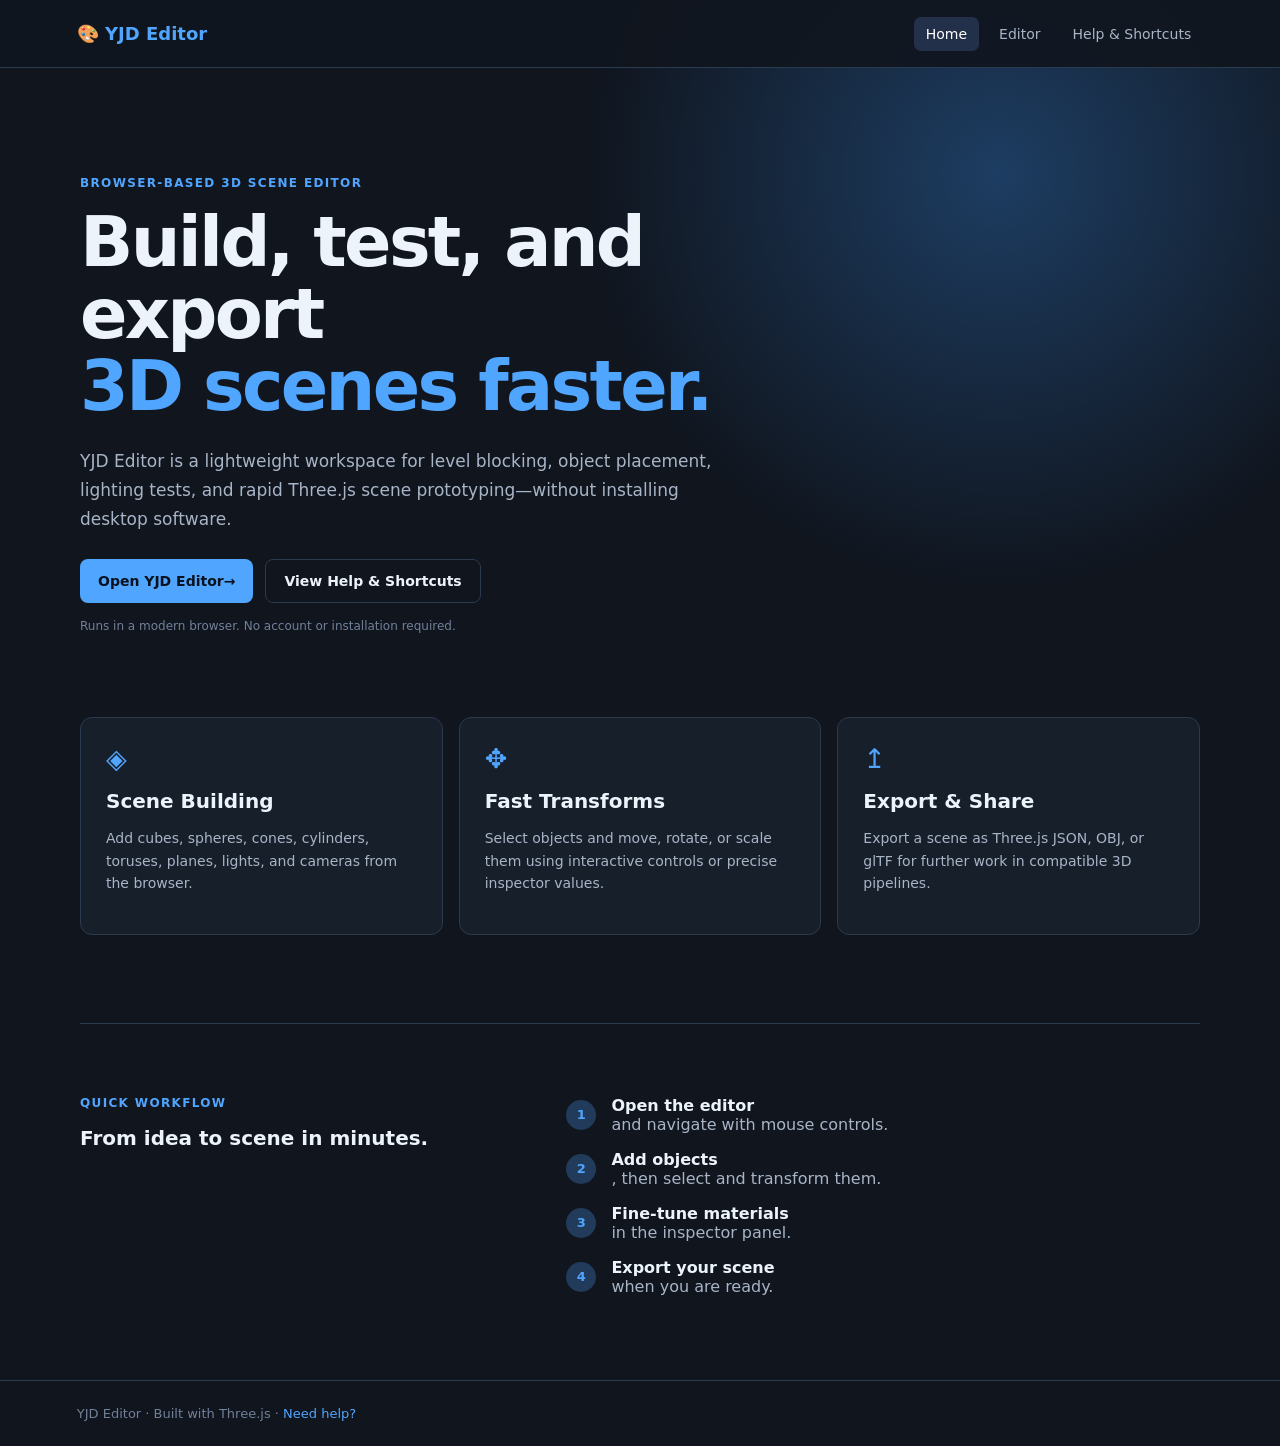
<file: index.html>
<!DOCTYPE html>
<html lang="en">
<head>
  <meta charset="UTF-8">
  <meta name="viewport" content="width=device-width, initial-scale=1.0">
  <meta name="description" content="YJD Editor is a browser-based 3D scene editor for rapid prototyping and level design.">
  <title>YJD Editor — Browser 3D Scene Editor</title>
  <link rel="stylesheet" href="css/site.css">
</head>
<body>
  <header class="site-header">
    <a class="brand" href="index.html">🎨 <span>YJD Editor</span></a>
    <nav aria-label="Main navigation">
      <a class="active" href="index.html">Home</a>
      <a href="editor.html">Editor</a>
      <a href="help.html">Help & Shortcuts</a>
    </nav>
  </header>

  <main>
    <section class="hero">
      <p class="eyebrow">BROWSER-BASED 3D SCENE EDITOR</p>
      <h1>Build, test, and export<br><span>3D scenes faster.</span></h1>
      <p class="hero-copy">YJD Editor is a lightweight workspace for level blocking, object placement, lighting tests, and rapid Three.js scene prototyping—without installing desktop software.</p>
      <div class="hero-actions">
        <a class="button primary" href="editor.html">Open YJD Editor <span>→</span></a>
        <a class="button secondary" href="help.html">View Help & Shortcuts</a>
      </div>
      <p class="note">Runs in a modern browser. No account or installation required.</p>
    </section>

    <section class="features" aria-label="Features">
      <article class="feature-card">
        <div class="feature-icon">◈</div>
        <h2>Scene Building</h2>
        <p>Add cubes, spheres, cones, cylinders, toruses, planes, lights, and cameras from the browser.</p>
      </article>
      <article class="feature-card">
        <div class="feature-icon">✥</div>
        <h2>Fast Transforms</h2>
        <p>Select objects and move, rotate, or scale them using interactive controls or precise inspector values.</p>
      </article>
      <article class="feature-card">
        <div class="feature-icon">↥</div>
        <h2>Export & Share</h2>
        <p>Export a scene as Three.js JSON, OBJ, or glTF for further work in compatible 3D pipelines.</p>
      </article>
    </section>

    <section class="workflow">
      <div>
        <p class="eyebrow">QUICK WORKFLOW</p>
        <h2>From idea to scene in minutes.</h2>
      </div>
      <ol>
        <li><b>1</b><span><strong>Open the editor</strong> and navigate with mouse controls.</span></li>
        <li><b>2</b><span><strong>Add objects</strong>, then select and transform them.</span></li>
        <li><b>3</b><span><strong>Fine-tune materials</strong> in the inspector panel.</span></li>
        <li><b>4</b><span><strong>Export your scene</strong> when you are ready.</span></li>
      </ol>
    </section>
  </main>

  <footer>YJD Editor · Built with Three.js · <a href="help.html">Need help?</a></footer>
</body>
</html>
</file>
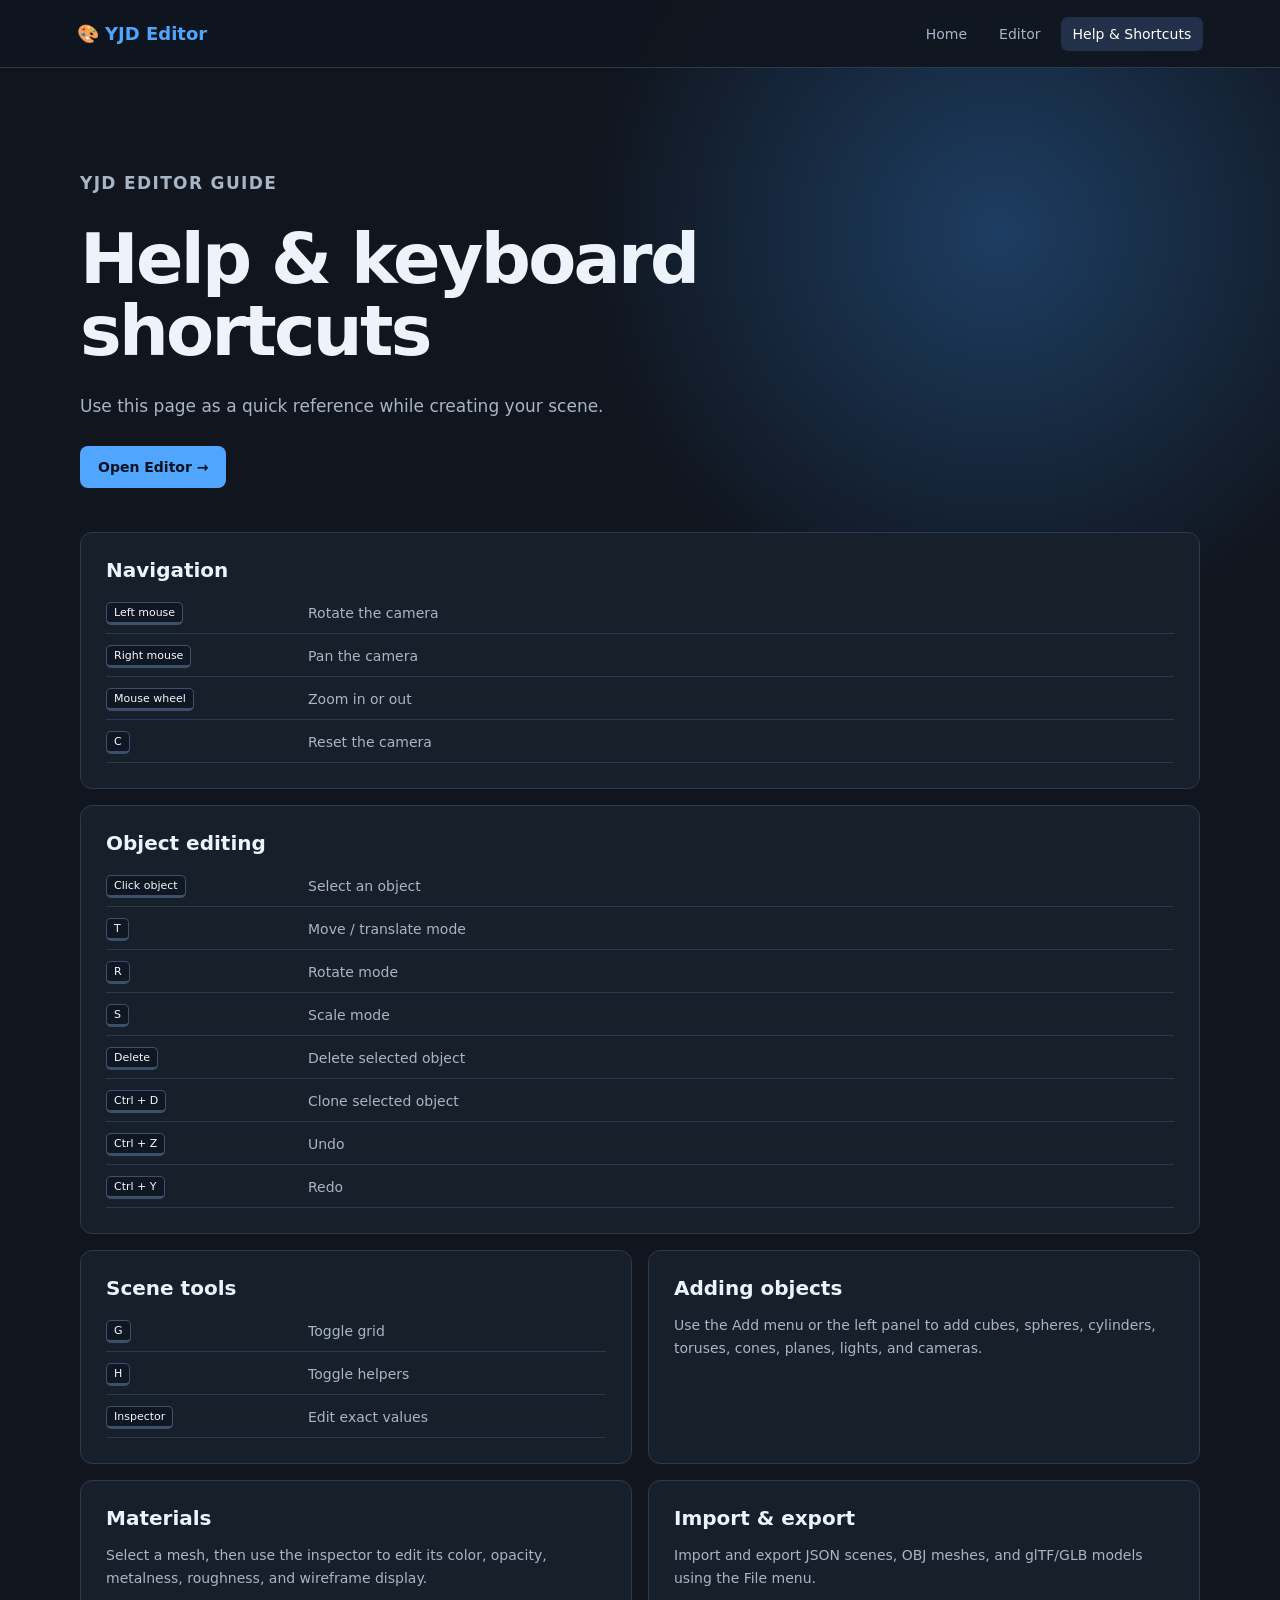
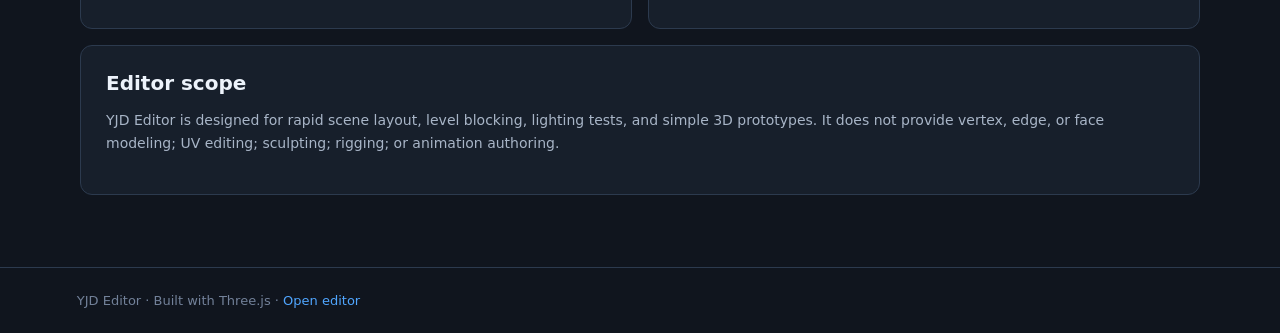
<file: help.html>
<!DOCTYPE html>
<html lang="en"><head><meta charset="UTF-8"><meta name="viewport" content="width=device-width, initial-scale=1.0"><title>Help & Shortcuts — YJD Editor</title><link rel="stylesheet" href="css/site.css"></head>
<body><header class="site-header"><a class="brand" href="index.html">🎨 <span>YJD Editor</span></a><nav><a href="index.html">Home</a><a href="editor.html">Editor</a><a class="active" href="help.html">Help & Shortcuts</a></nav></header>
<main class="help-page"><section class="page-intro"><p class="eyebrow">YJD EDITOR GUIDE</p><h1>Help & keyboard shortcuts</h1><p>Use this page as a quick reference while creating your scene.</p><a class="button primary" href="editor.html">Open Editor →</a></section>
<section class="help-grid"><article class="help-card wide"><h2>Navigation</h2><div class="shortcut-list"><div><kbd>Left mouse</kbd><span>Rotate the camera</span></div><div><kbd>Right mouse</kbd><span>Pan the camera</span></div><div><kbd>Mouse wheel</kbd><span>Zoom in or out</span></div><div><kbd>C</kbd><span>Reset the camera</span></div></div></article>
<article class="help-card wide"><h2>Object editing</h2><div class="shortcut-list"><div><kbd>Click object</kbd><span>Select an object</span></div><div><kbd>T</kbd><span>Move / translate mode</span></div><div><kbd>R</kbd><span>Rotate mode</span></div><div><kbd>S</kbd><span>Scale mode</span></div><div><kbd>Delete</kbd><span>Delete selected object</span></div><div><kbd>Ctrl + D</kbd><span>Clone selected object</span></div><div><kbd>Ctrl + Z</kbd><span>Undo</span></div><div><kbd>Ctrl + Y</kbd><span>Redo</span></div></div></article>
<article class="help-card"><h2>Scene tools</h2><div class="shortcut-list"><div><kbd>G</kbd><span>Toggle grid</span></div><div><kbd>H</kbd><span>Toggle helpers</span></div><div><kbd>Inspector</kbd><span>Edit exact values</span></div></div></article>
<article class="help-card"><h2>Adding objects</h2><p>Use the Add menu or the left panel to add cubes, spheres, cylinders, toruses, cones, planes, lights, and cameras.</p></article>
<article class="help-card"><h2>Materials</h2><p>Select a mesh, then use the inspector to edit its color, opacity, metalness, roughness, and wireframe display.</p></article>
<article class="help-card"><h2>Import & export</h2><p>Import and export JSON scenes, OBJ meshes, and glTF/GLB models using the File menu.</p></article></section>
<section class="help-card limitations"><h2>Editor scope</h2><p>YJD Editor is designed for rapid scene layout, level blocking, lighting tests, and simple 3D prototypes. It does not provide vertex, edge, or face modeling; UV editing; sculpting; rigging; or animation authoring.</p></section></main>
<footer>YJD Editor · Built with Three.js · <a href="editor.html">Open editor</a></footer></body></html>
</file>
<file: css/site.css>
:root{--bg:#10151e;--surface:#171f2b;--border:#2c3a4e;--text:#edf3fb;--muted:#a8b5c7;--accent:#50a6ff}*{box-sizing:border-box}body{margin:0;min-height:100vh;color:var(--text);background:radial-gradient(circle at 78% 12%,#1d3d62 0,transparent 26rem),var(--bg);font-family:Inter,system-ui,sans-serif}a{color:inherit}.site-header{height:68px;display:flex;justify-content:space-between;align-items:center;padding:0 clamp(20px,6vw,96px);border-bottom:1px solid var(--border);background:#10151ee8}.brand{text-decoration:none;font-size:18px;font-weight:760}.brand span,.eyebrow{color:var(--accent)}nav{display:flex;gap:8px}nav a{color:var(--muted);text-decoration:none;font-size:14px;padding:9px 12px;border-radius:7px}nav a:hover,nav a.active{background:#223149;color:#fff}main{width:min(1120px,calc(100% - 40px));margin:0 auto}.hero{min-height:495px;padding:108px 0 72px;max-width:780px}.eyebrow{font-size:12px;font-weight:750;letter-spacing:1.35px;margin:0 0 16px}h1{font-size:clamp(40px,6vw,70px);letter-spacing:-2.7px;line-height:1.03;margin:0}h1 span{color:var(--accent)}.hero-copy,.page-intro>p{color:var(--muted);max-width:650px;font-size:17px;line-height:1.7;margin:25px 0}.hero-actions{display:flex;gap:12px;flex-wrap:wrap}.button{display:inline-flex;align-items:center;justify-content:center;border-radius:8px;padding:13px 18px;font-size:14px;font-weight:700;text-decoration:none}.button.primary{background:var(--accent);color:#08121f}.button.secondary{border:1px solid var(--border);color:var(--text)}.note{color:#728199;font-size:12px;margin-top:16px}.features{display:grid;grid-template-columns:repeat(3,1fr);gap:16px;padding-bottom:88px}.feature-card,.help-card{border:1px solid var(--border);background:#171f2b;border-radius:12px;padding:25px}.feature-icon{color:var(--accent);font-size:27px;margin-bottom:15px}h2{font-size:20px;margin:0 0 12px}.feature-card p,.help-card p,.help-card li{color:var(--muted);font-size:14px;line-height:1.62}.workflow{border-top:1px solid var(--border);padding:72px 0 84px;display:grid;grid-template-columns:.8fr 1.2fr;gap:64px}ol{display:grid;gap:16px;padding:0;margin:0;list-style:none}ol li{display:flex;gap:15px;align-items:center;color:var(--muted)}ol b{display:grid;place-items:center;flex:0 0 30px;height:30px;background:#223b5b;color:var(--accent);border-radius:50%;font-size:13px}ol strong{display:block;color:var(--text)}footer{border-top:1px solid var(--border);padding:25px clamp(20px,6vw,96px);color:#728199;font-size:13px}footer a{color:var(--accent);text-decoration:none}.help-page{padding:76px 0 72px}.page-intro{max-width:760px;margin-bottom:44px}.help-grid{display:grid;grid-template-columns:repeat(2,1fr);gap:16px}.help-card.wide{grid-column:1/-1}.shortcut-list{display:grid;gap:3px}.shortcut-list>div{min-height:38px;display:grid;grid-template-columns:minmax(125px,190px) 1fr;gap:12px;align-items:center;border-bottom:1px solid #2c3a4e;padding:8px 0;color:var(--muted);font-size:14px}kbd{display:inline-block;width:fit-content;color:#f4f8ff;background:#0f1722;border:1px solid #3d506b;border-bottom-width:3px;border-radius:5px;padding:3px 7px;font-size:11px;font-family:inherit}.limitations{margin-top:16px}@media(max-width:720px){.site-header{padding:0 18px}.brand{font-size:15px}nav{gap:0}nav a{padding:8px;font-size:12px}.hero{padding-top:78px}.features,.help-grid,.workflow{grid-template-columns:1fr}.help-card.wide{grid-column:auto}.shortcut-list>div{grid-template-columns:1fr;gap:7px}}
</file>
